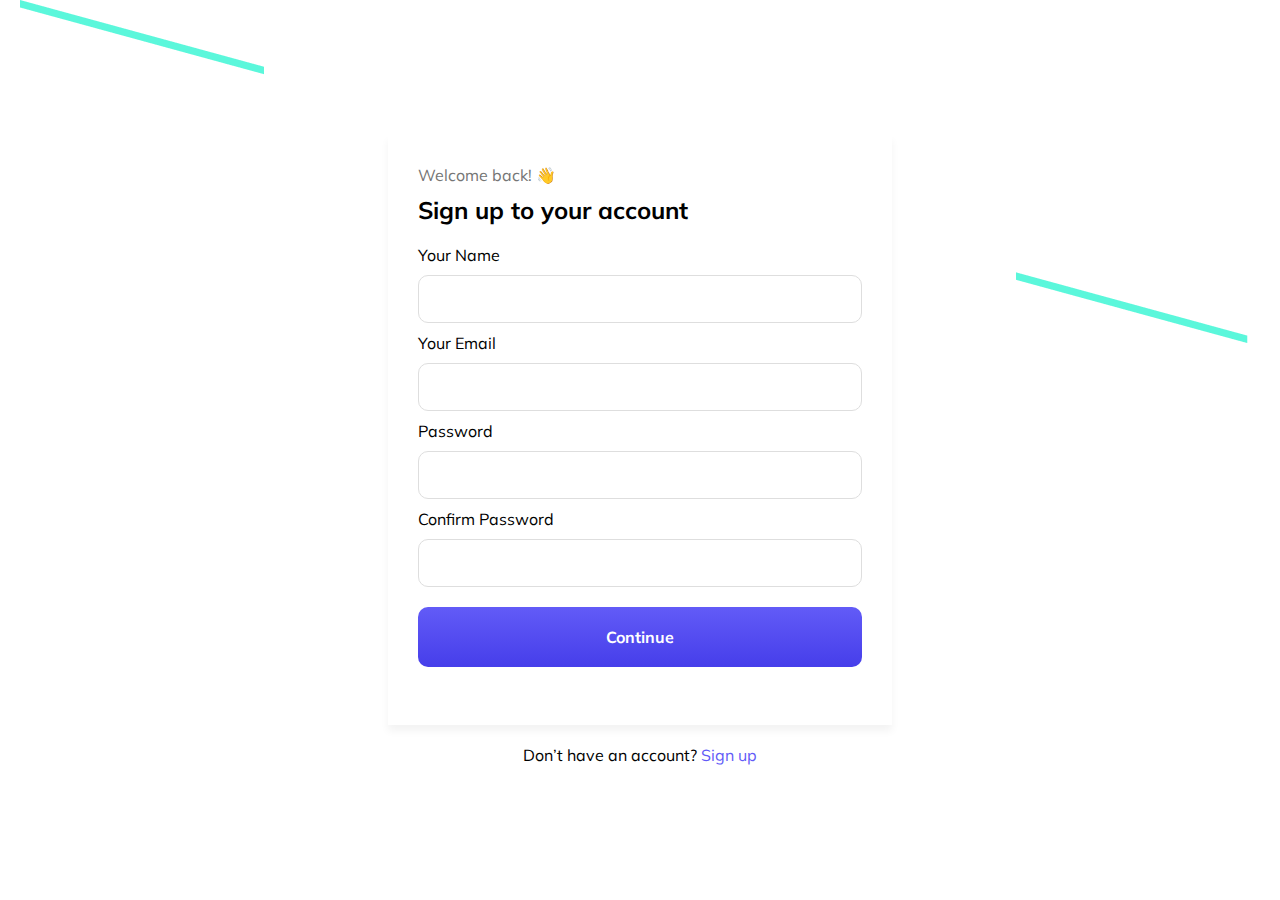
<file: index.html>
<!DOCTYPE html>
<html lang="en">

<head>
    <meta charset="UTF-8">
    <meta name="viewport" content="width=device-width, initial-scale=1.0">
    <link rel="stylesheet" href="style.css">
    <link rel="shortcut icon" href="11" type="image/x-icon">
    <link rel="preconnect" href="https://fonts.googleapis.com">
    <link rel="preconnect" href="https://fonts.gstatic.com" crossorigin>
    <link href="https://fonts.googleapis.com/css2?family=Mulish:wght@400;500;600;700&display=swap" rel="stylesheet">
    <title>Document</title>
</head>

<body>

    <main>
        <img class="sign-in-background" src="./resources/sign-in.png" alt="">

        <div class="container">
            <form class="sign-in" id="sign-in">
                <span class="welcome">Welcome back! 👋</span>
                <span class="title">Sign up to your account</span>
                <label for="name">Your Name</label>
                <input type="text" name="name" id="name" required="true">
                <label for="email">Your Email</label>
                <input type="email" name="email" id="email" required="true">
                <label for="password1">Password</label>
                <input type="password" name="Password1" id="password1" required="true">
                <label for="name">Confirm Password</label>
                <input type="password" name="password2" id="password2" required="true">
                <button class="sign-in-btn" id="sign-in-btn">Continue</button>
                <span class="error" id="error">Error: All fields are mandatory!</span>
            </form>
            <p>Don’t have an account? <span>Sign up</span></p>

        </div>
    </main>


    <script src="./script.js"></script>
</body>

</html>
</file>
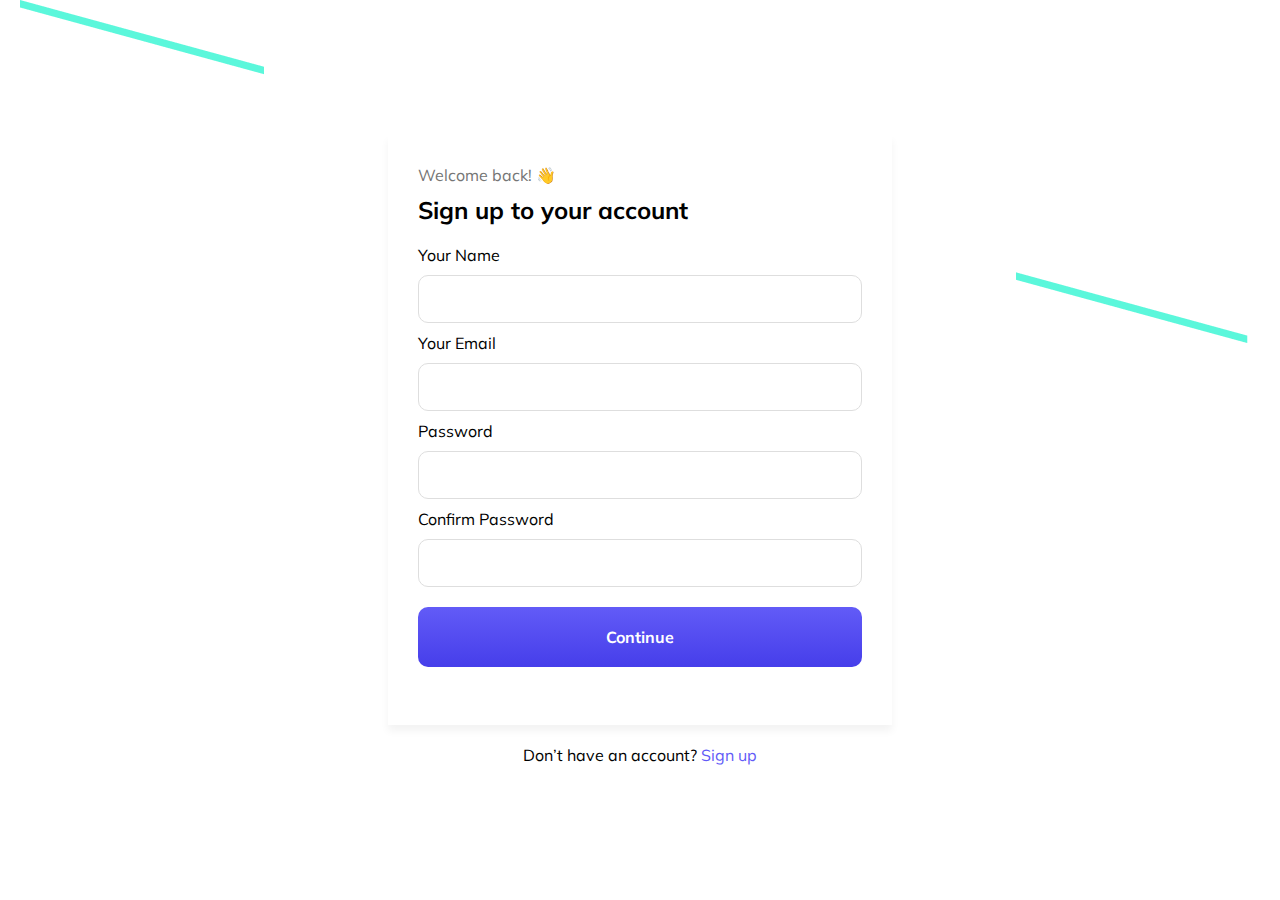
<file: profile.html>
<!DOCTYPE html>
<html lang="en">

<head>
    <meta charset="UTF-8">
    <meta name="viewport" content="width=device-width, initial-scale=1.0">
    <link rel="stylesheet" href="profile.css">
    <link rel="shortcut icon" href="11" type="image/x-icon">
    <link rel="preconnect" href="https://fonts.googleapis.com">
    <link rel="preconnect" href="https://fonts.gstatic.com" crossorigin>
    <link href="https://fonts.googleapis.com/css2?family=Mulish:wght@400;500;600;700&display=swap" rel="stylesheet">

    <title>Document</title>
</head>

<body>
    <main>
        <img class="sign-in-background" src="./resources/Background Pattern.png" alt="">

        <div class="container" id="container">
            <span>Signup Successful!</span>
            <div class="sign-in" id="sign-in">

                <span class="title">Your Profile</span>
                <img src="./resources/profile-head.png" alt="">
                <img src="./resources/profile-body.png" alt="">
                <div>
                    <span id="your-name">Full Name:Your Name</span>
                    <span id="your-email">Full Name:Your Name</span>
                    <span id="token">Full Name:Your Name</span>
                    <span id="your-password">Full Name:Your Name</span>
                </div>

                <button class="logout" id="logout">LOGOUT</button>

                </form>

            </div>
    </main>

    <script src="/profile.js"></script>
</body>

</html>
</file>
<file: style.css>
* {
    margin: 0;
    border: 0;
    font-family: 'Mulish', sans-serif;

}

body {
    height: 100vh;

}

main {
    height: 100%;
    position: relative;
}

main img {
    width: 100%;
}

.container {
    display: flex;
    flex-direction: column;
    position: absolute;
    height: 100%;
    width: 100%;
    gap: 20px;
    align-items: center;
    justify-content: center;
    left: 0;
    top: 0;
    z-index: 1;
}

.sign-in {
    background-color: white;
    display: flex;
    flex-direction: column;
    height: 530px;
    box-shadow: 0px 6px 8px 0px #0000000D;
    width: 444px;
    gap: 10px;
    padding: 30px;
}

.welcome {
    color: #757575;
}

.title {
    font-size: 24px;
    font-weight: 700;
    margin-bottom: 10px;
}

.sign-in input {
    border: 1px solid #DEDEDE;
    padding: 15px;
    border-radius: 10px;
}

.sign-in button {
    padding: 20px;
    border-radius: 10px;
    margin-top: 10px;
    background: linear-gradient(180deg, #625BF7 0%, #463EEA 100%);
    color: white;
    font-size: 16px;
    font-weight: 700;
}

.error {
    visibility: hidden;
    font-size: 18px;
    font-weight: 700;
    color: #625BF7;
    margin-top: 10px;
    text-align: center;
}

.container p span {
    color: #625BF7;
}

@media screen and (max-width: 375px) {
    .sign-in {
        width: 70vw;
        height: 75vh;
    }

    main img {
        height: 100%;
    }
}
</file>
<file: profile.css>
* {
    margin: 0;
    border: 0;
    font-family: 'Mulish', sans-serif;

}

body {
    height: 100vh;
    overflow: hidden;
}

main {
    height: 100%;
    position: relative;
}

.sign-in-background {
    height: 100%;

}

.container {
    display: flex;
    flex-direction: column;
    position: absolute;
    height: 100%;
    width: 100%;
    gap: 20px;
    align-items: center;
    justify-content: center;
    left: 0;
    top: 0;
    z-index: 1;
}

.container>span {
    color: #625BF7;
    font-size: 24px;
    font-weight: 700;
}

.sign-in {
    background-color: white;
    display: flex;
    flex-direction: column;
    height: 400px;
    box-shadow: 0px 6px 8px 0px #0000000D;
    width: 340px;
    gap: 10px;
    padding: 50px;
    align-items: center;
}



.title {
    font-size: 24px;
    font-weight: 700;
    margin-bottom: 10px;
}

.sign-in img {
    width: 50px;
}

.sign-in div {
    display: flex;
    flex-direction: column;
    gap: 15px;
    margin: 20px 0;
}

#your-name,
#your-email,
#your-password,
#token {
    font-size: 18px;
    color: #333333;

}

.sign-in button {
    padding: 20px;
    border-radius: 10px;
    margin-top: 10px;
    width: 100%;
    background: linear-gradient(180deg, #625BF7 0%, #463EEA 100%);
    color: white;
    font-size: 16px;
    font-weight: 700;
}





@media screen and (max-width: 390px) {
    .sign-in {
        width: 67vw;
        height: 55vh;
    }

    .sign-in-background {
        height: 100%;
        position: relative;
        top: 200px;
    }

    main {
        overflow-y: hidden;
    }

    .sign-in div {
        margin: 10px 0;
    }

    .sign-in {

        padding: 45px;

    }
}
</file>
